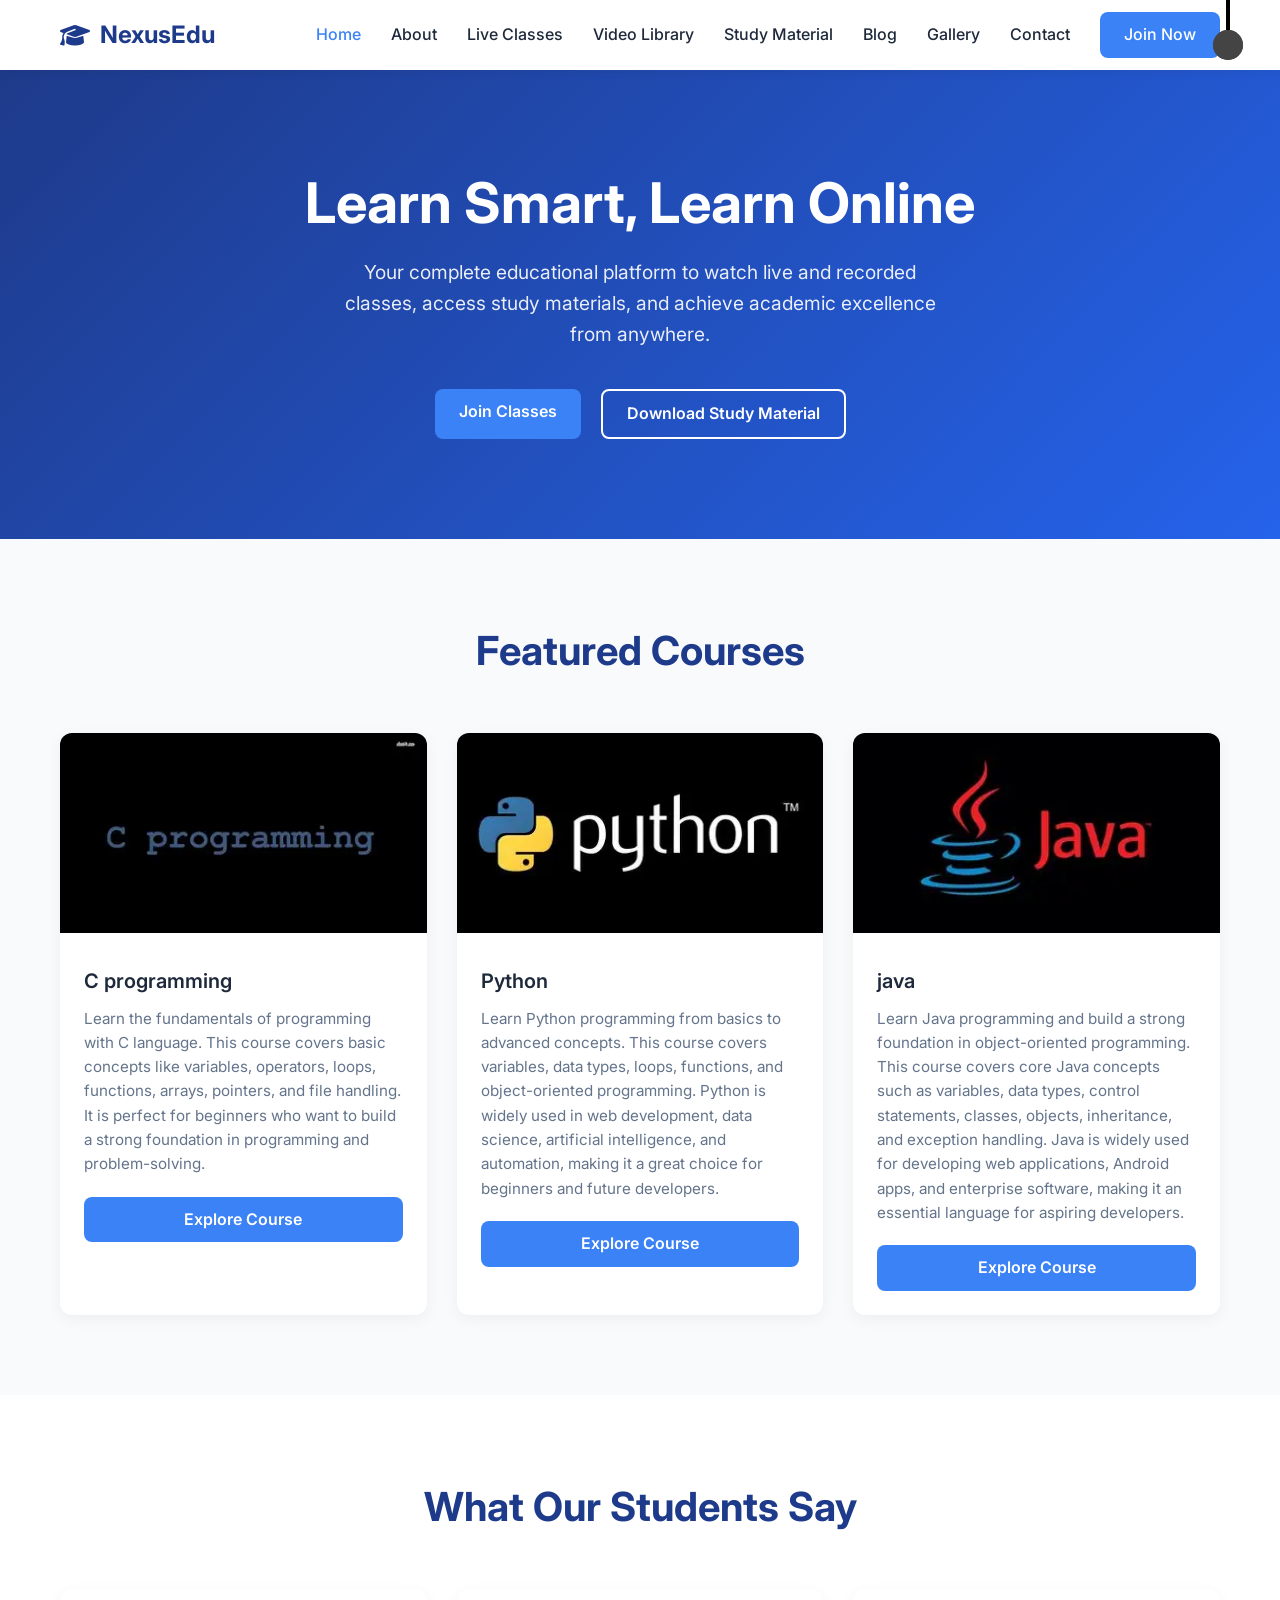
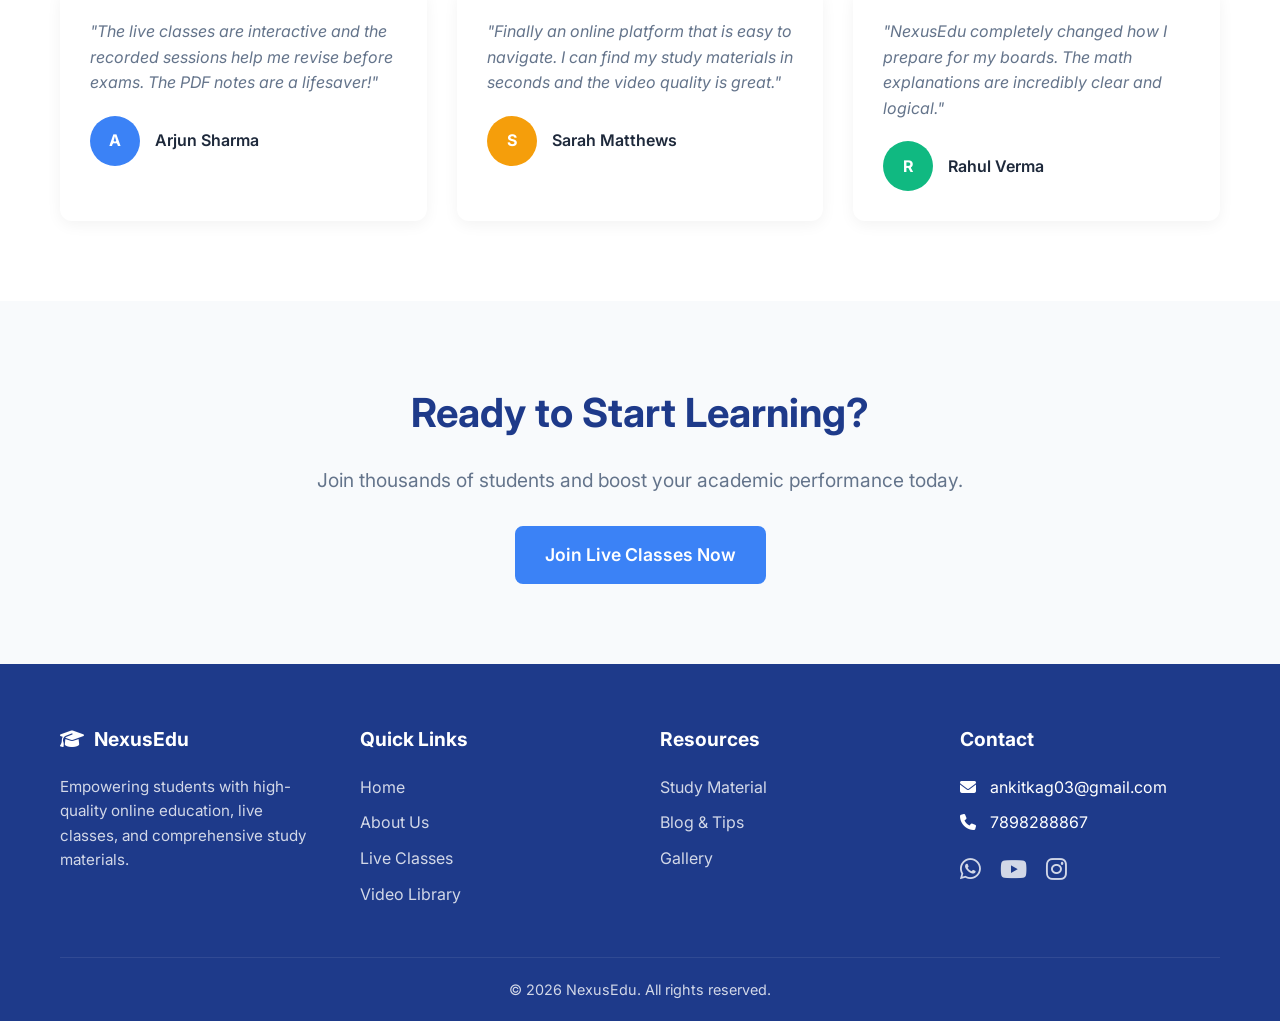
<file: index.html>
<!DOCTYPE html>
<html lang="en">
<head>
  <meta charset="UTF-8">
  <meta name="viewport" content="width=device-width, initial-scale=1.0">
  <title>Nexus Education | Learn Smart, Learn Online</title>
  <meta name="description" content="Online learning platform for students to attend live classes, watch recorded lectures, and download study materials.">
  <link rel="stylesheet" href="styles.css">
  <link rel="stylesheet" href="https://cdnjs.cloudflare.com/ajax/libs/font-awesome/6.4.0/css/all.min.css">
</head>
<body>
  <!-- Rope -->
<div class="rope" onclick="closeShutter()">
  <div class="handle"></div>
</div>

<!-- Shutter -->
<div class="shutter">
  <div class="shutter-content">
    <h2>🌙 REST TIME</h2>
    
  </div>
</div>
  <!-- Navigation -->
  <nav class="navbar">
    <div class="container">
      <a href="index.html" class="logo">
        <i class="fa-solid fa-graduation-cap"></i>
        NexusEdu
      </a>
      <div class="hamburger">
        <i class="fa-solid fa-bars"></i>
      </div>
      <ul class="nav-links">
        <li><a href="index.html">Home</a></li>
        <li><a href="about.html">About</a></li>
        <li><a href="classes.html">Live Classes</a></li>
        <li><a href="library.html">Video Library</a></li>
        <li><a href="materials.html">Study Material</a></li>
        <li><a href="blog.html">Blog</a></li>
        <li><a href="gallery.html">Gallery</a></li>
        <li><a href="contact.html">Contact</a></li>
        <li><a href="classes.html" class="btn btn-primary" style="color: white;">Join Now</a></li>
      </ul>
    </div>
  </nav>

  <!-- Hero Section -->
  <section class="hero">
    <div class="container">
      <h1>Learn Smart, Learn Online</h1>
      <p>Your complete educational platform to watch live and recorded classes, access study materials, and achieve academic excellence from anywhere.</p>
      <div class="hero-buttons">
        <a href="classes.html" class="btn btn-primary">Join Classes</a>
        <a href="materials.html" class="btn btn-outline">Download Study Material</a>
      </div>
    </div>
  </section>

  <!-- Featured Courses Section -->
  <section class="section">
    <div class="container">
      <h2 class="section-title">Featured Courses</h2>
      <div class="courses-grid">
        <!-- Course 1 -->
        <div class="course-card">
          <img src="c programming.webp" class="course-img">
          <div class="course-content">
            <h3 class="course-title">C programming</h3>
            <p class="course-desc">Learn the fundamentals of programming with C language. This course covers basic concepts like variables, operators, loops, functions, arrays, pointers, and file handling. It is perfect for beginners who want to build a strong foundation in programming and problem-solving.</p>
            <a href="library.html" class="btn btn-primary" style="width: 100%">Explore Course</a>
          </div>
        </div>
        <!-- Course 2 -->
        <div class="course-card">
          <img src="python wallpaper.webp" alt="Python course" class="course-img">
          <div class="course-content">
            <h3 class="course-title">Python </h3>
            <p class="course-desc">Learn Python programming from basics to advanced concepts. This course covers variables, data types, loops, functions, and object-oriented programming. Python is widely used in web development, data science, artificial intelligence, and automation, making it a great choice for beginners and future developers.</p>
            <a href="library.html" class="btn btn-primary" style="width: 100%">Explore Course</a>
          </div>
        </div>
        <!-- Course 3 -->
        <div class="course-card">
          <img src="java wallpaper.webp" alt="java course" class="course-img">
          <div class="course-content">
            <h3 class="course-title">java</h3>
            <p class="course-desc">Learn Java programming and build a strong foundation in object-oriented programming. This course covers core Java concepts such as variables, data types, control statements, classes, objects, inheritance, and exception handling. Java is widely used for developing web applications, Android apps, and enterprise software, making it an essential language for aspiring developers.</p>
            <a href="library.html" class="btn btn-primary" style="width: 100%">Explore Course</a>
          </div>
        </div>
      </div>
    </div>
  </section>

  <!-- Testimonials -->
  <section class="section" style="background-color: var(--white);">
    <div class="container">
      <h2 class="section-title">What Our Students Say</h2>
      <div class="testimonials-grid">
        <div class="testimonial-card">
          <p class="testimonial-text">"The live classes are interactive and the recorded sessions help me revise before exams. The PDF notes are a lifesaver!"</p>
          <div class="student-info">
            <div class="student-avatar" style="background-color: #3b82f6;">A</div>
            <div class="student-name">Arjun Sharma</div>
          </div>
        </div>
        <div class="testimonial-card">
          <p class="testimonial-text">"Finally an online platform that is easy to navigate. I can find my study materials in seconds and the video quality is great."</p>
          <div class="student-info">
            <div class="student-avatar" style="background-color: #f59e0b;">S</div>
            <div class="student-name">Sarah Matthews</div>
          </div>
        </div>
        <div class="testimonial-card">
          <p class="testimonial-text">"NexusEdu completely changed how I prepare for my boards. The math explanations are incredibly clear and logical."</p>
          <div class="student-info">
            <div class="student-avatar" style="background-color: #10b981;">R</div>
            <div class="student-name">Rahul Verma</div>
          </div>
        </div>
      </div>
    </div>
  </section>

  <!-- Call to Action -->
  <section class="cta">
    <div class="container">
      <h2 style="font-size: 2.5rem; color: var(--primary-blue); margin-bottom: 20px;">Ready to Start Learning?</h2>
      <p style="font-size: 1.2rem; color: var(--text-light); margin-bottom: 30px;">Join thousands of students and boost your academic performance today.</p>
      <a href="classes.html" class="btn btn-primary" style="font-size: 1.1rem; padding: 15px 30px;">Join Live Classes Now</a>
    </div>
  </section>

  <!-- Footer -->
  <footer>
    <div class="container">
      <div class="footer-grid">
        <div class="footer-col">
          <h3><i class="fa-solid fa-graduation-cap" style="margin-right: 10px;"></i>NexusEdu</h3>
          <p style="opacity: 0.8; margin-top: 15px; font-size: 0.95rem;">Empowering students with high-quality online education, live classes, and comprehensive study materials.</p>
        </div>
        <div class="footer-col">
          <h3>Quick Links</h3>
          <ul>
            <li><a href="index.html">Home</a></li>
            <li><a href="about.html">About Us</a></li>
            <li><a href="classes.html">Live Classes</a></li>
            <li><a href="library.html">Video Library</a></li>
          </ul>
        </div>
        <div class="footer-col">
          <h3>Resources</h3>
          <ul>
            <li><a href="materials.html">Study Material</a></li>
            <li><a href="blog.html">Blog & Tips</a></li>
            <li><a href="gallery.html">Gallery</a></li>
          </ul>
        </div>
        <div class="footer-col">
          <h3>Contact</h3>
          <ul>
            <li><i class="fa-solid fa-envelope" style="margin-right: 10px;"></i> ankitkag03@gmail.com</li>
            <li><i class="fa-solid fa-phone" style="margin-right: 10px;"></i> 7898288867</li>
            <li style="margin-top: 15px;">
              <a href="https://wa.me/7898288867" style="font-size: 1.5rem; margin-right: 15px;"><i class="fa-brands fa-whatsapp"></i></a>
              <a href="https://www.youtube.com/@ankitkag07" style="font-size: 1.5rem; margin-right: 15px;"><i class="fa-brands fa-youtube"></i></a>
              <a href="https://www.instagram.com/ami_t0720/" style="font-size: 1.5rem;"><i class="fa-brands fa-instagram"></i></a>
            </li>
          </ul>
        </div>
      </div>
      <div class="footer-bottom">
        &copy; 2026 NexusEdu. All rights reserved.
      </div>
    </div>
  </footer>

  <script src="script.js"></script>
</body>
</html>
</file>
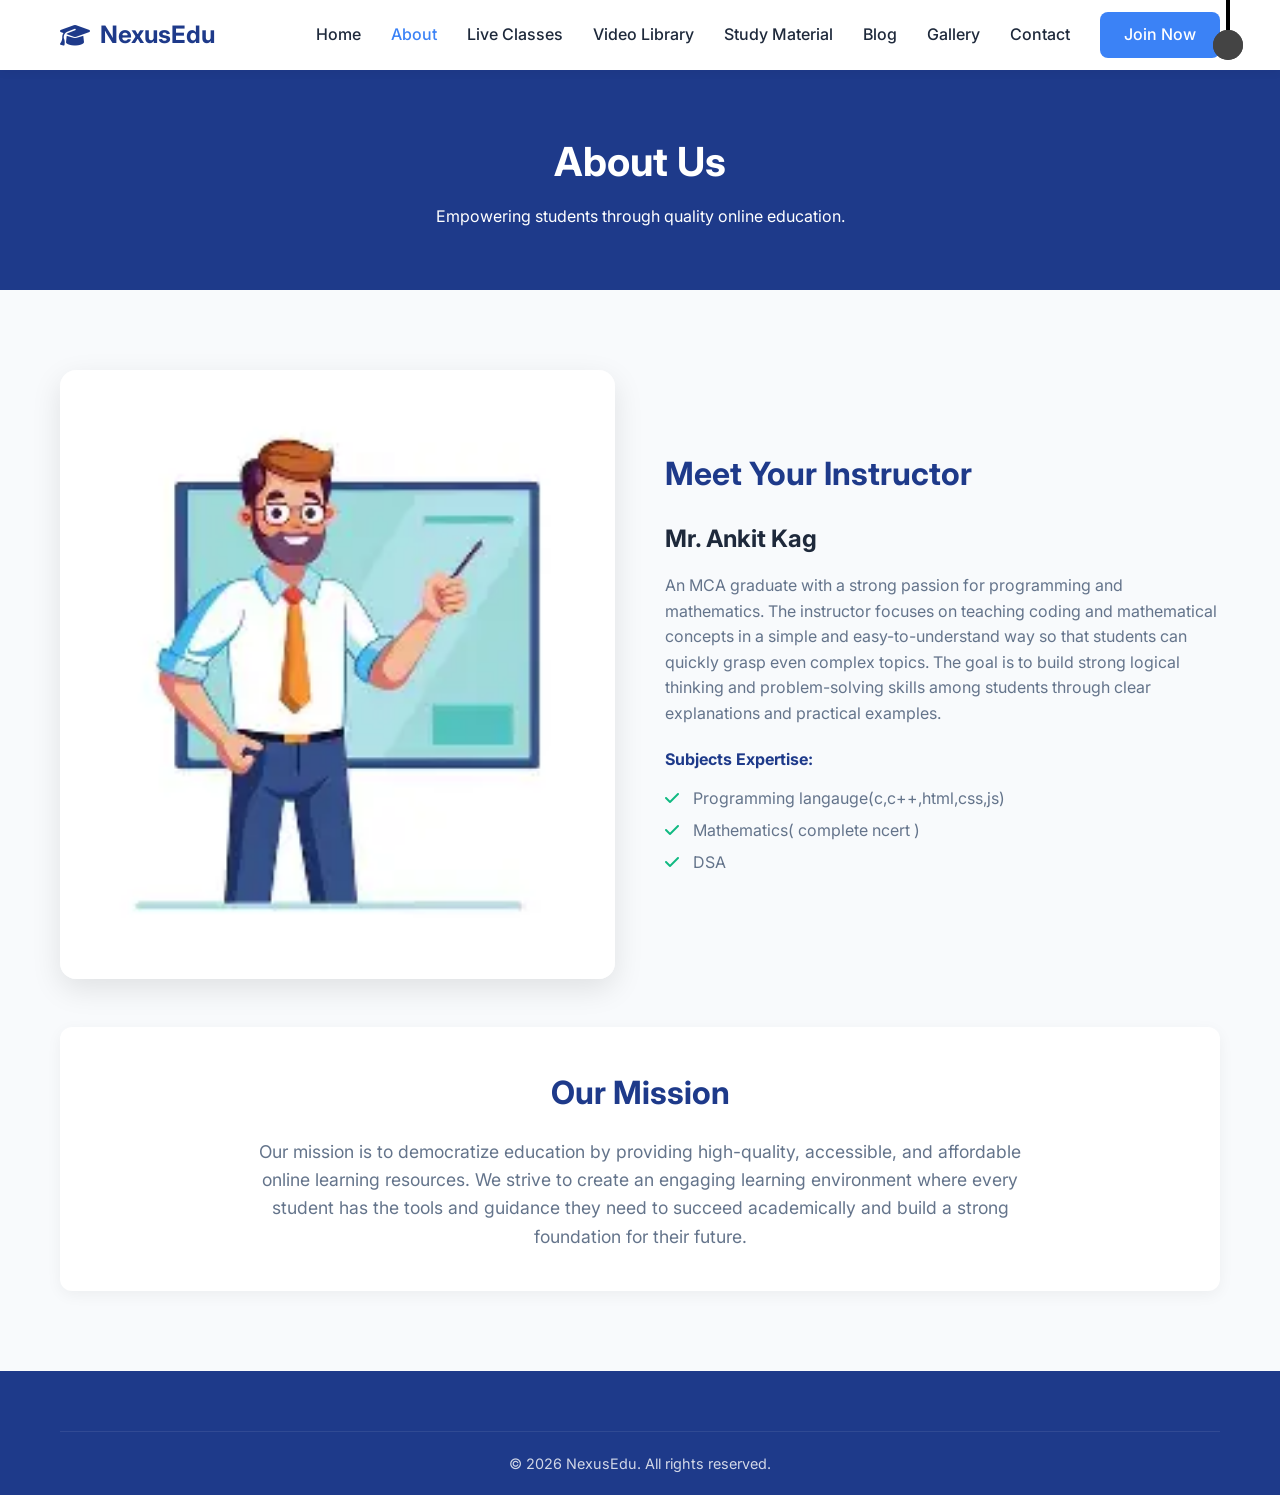
<file: about.html>
<!DOCTYPE html>
<html lang="en">
<head>
  <meta charset="UTF-8">
  <meta name="viewport" content="width=device-width, initial-scale=1.0">
  <title>About Us | Nexus Education</title>
  <link rel="stylesheet" href="styles.css">
  <link rel="stylesheet" href="https://cdnjs.cloudflare.com/ajax/libs/font-awesome/6.4.0/css/all.min.css">
  <style>
    .about-layout {
      display: grid;
      grid-template-columns: 1fr 1fr;
      gap: 50px;
      align-items: center;
    }
    .teacher-img {
      width: 100%;
      border-radius: 16px;
      box-shadow: 0 10px 30px rgba(0,0,0,0.1);
    }
    .mission-box {
      background: var(--white);
      padding: 40px;
      border-radius: 12px;
      box-shadow: 0 4px 15px rgba(0,0,0,0.05);
      margin-top: 40px;
      text-align: center;
    }
    @media (max-width: 768px) {
      .about-layout {
        grid-template-columns: 1fr;
      }
    }
  </style>
</head>
<body>
<!-- Rope -->
<div class="rope" onclick="closeShutter()">
  <div class="handle"></div>
</div>

<!-- Shutter -->
<div class="shutter">
  <div class="shutter-content">
    <h2>🌙 REST TIME /h2>
    
  </div>
</div>
  <!-- Navigation (Same as index.html) -->
  <nav class="navbar">
    <div class="container">
      <a href="index.html" class="logo">
        <i class="fa-solid fa-graduation-cap"></i>
        NexusEdu
      </a>
      <div class="hamburger">
        <i class="fa-solid fa-bars"></i>
      </div>
      <ul class="nav-links">
        <li><a href="index.html">Home</a></li>
        <li><a href="about.html">About</a></li>
        <li><a href="classes.html">Live Classes</a></li>
        <li><a href="library.html">Video Library</a></li>
        <li><a href="materials.html">Study Material</a></li>
        <li><a href="blog.html">Blog</a></li>
        <li><a href="gallery.html">Gallery</a></li>
        <li><a href="contact.html">Contact</a></li>
        <li><a href="classes.html" class="btn btn-primary" style="color: white;">Join Now</a></li>
      </ul>
    </div>
  </nav>

  <!-- Page Header -->
  <header class="page-header">
    <div class="container">
      <h1>About Us</h1>
      <p>Empowering students through quality online education.</p>
    </div>
  </header>

  <!-- About Content -->
  <section class="section">
    <div class="container">
      <div class="about-layout">
        <div>
          <img src="instructure.webp" alt="Teacher" class="teacher-img">
        </div>
        <div>
          <h2 style="font-size: 2rem; color: var(--primary-blue); margin-bottom: 20px;">Meet Your Instructor</h2>
          <h3 style="font-size: 1.5rem; margin-bottom: 15px;">Mr. Ankit Kag</h3>
          <p style="color: var(--text-light); margin-bottom: 20px;">An MCA graduate with a strong passion for programming and mathematics. The instructor focuses on teaching coding and mathematical concepts in a simple and easy-to-understand way so that students can quickly grasp even complex topics. The goal is to build strong logical thinking and problem-solving skills among students through clear explanations and practical examples.</p>
          <div style="margin-bottom: 30px;">
            <h4 style="margin-bottom: 10px; color: var(--primary-blue);">Subjects Expertise:</h4>
            <ul style="color: var(--text-light); line-height: 2;">
              <li><i class="fa-solid fa-check" style="color: #10b981; margin-right: 10px;"></i> Programming langauge(c,c++,html,css,js)</li>
              <li><i class="fa-solid fa-check" style="color: #10b981; margin-right: 10px;"></i> Mathematics( complete ncert )</li>
              <li><i class="fa-solid fa-check" style="color: #10b981; margin-right: 10px;"></i> DSA</li>
            </ul>
          </div>
        </div>
      </div>

      <div class="mission-box">
        <h2 style="font-size: 2rem; color: var(--primary-blue); margin-bottom: 20px;">Our Mission</h2>
        <p style="font-size: 1.1rem; color: var(--text-light); max-width: 800px; margin: 0 auto;">Our mission is to democratize education by providing high-quality, accessible, and affordable online learning resources. We strive to create an engaging learning environment where every student has the tools and guidance they need to succeed academically and build a strong foundation for their future.</p>
      </div>
    </div>
  </section>

  <!-- Footer (Same as index.html) -->
  <footer>
    <div class="container">
      <div class="footer-bottom">
        &copy; 2026 NexusEdu. All rights reserved.
      </div>
    </div>
  </footer>

  <script src="script.js"></script>
</body>
</html>
</file>
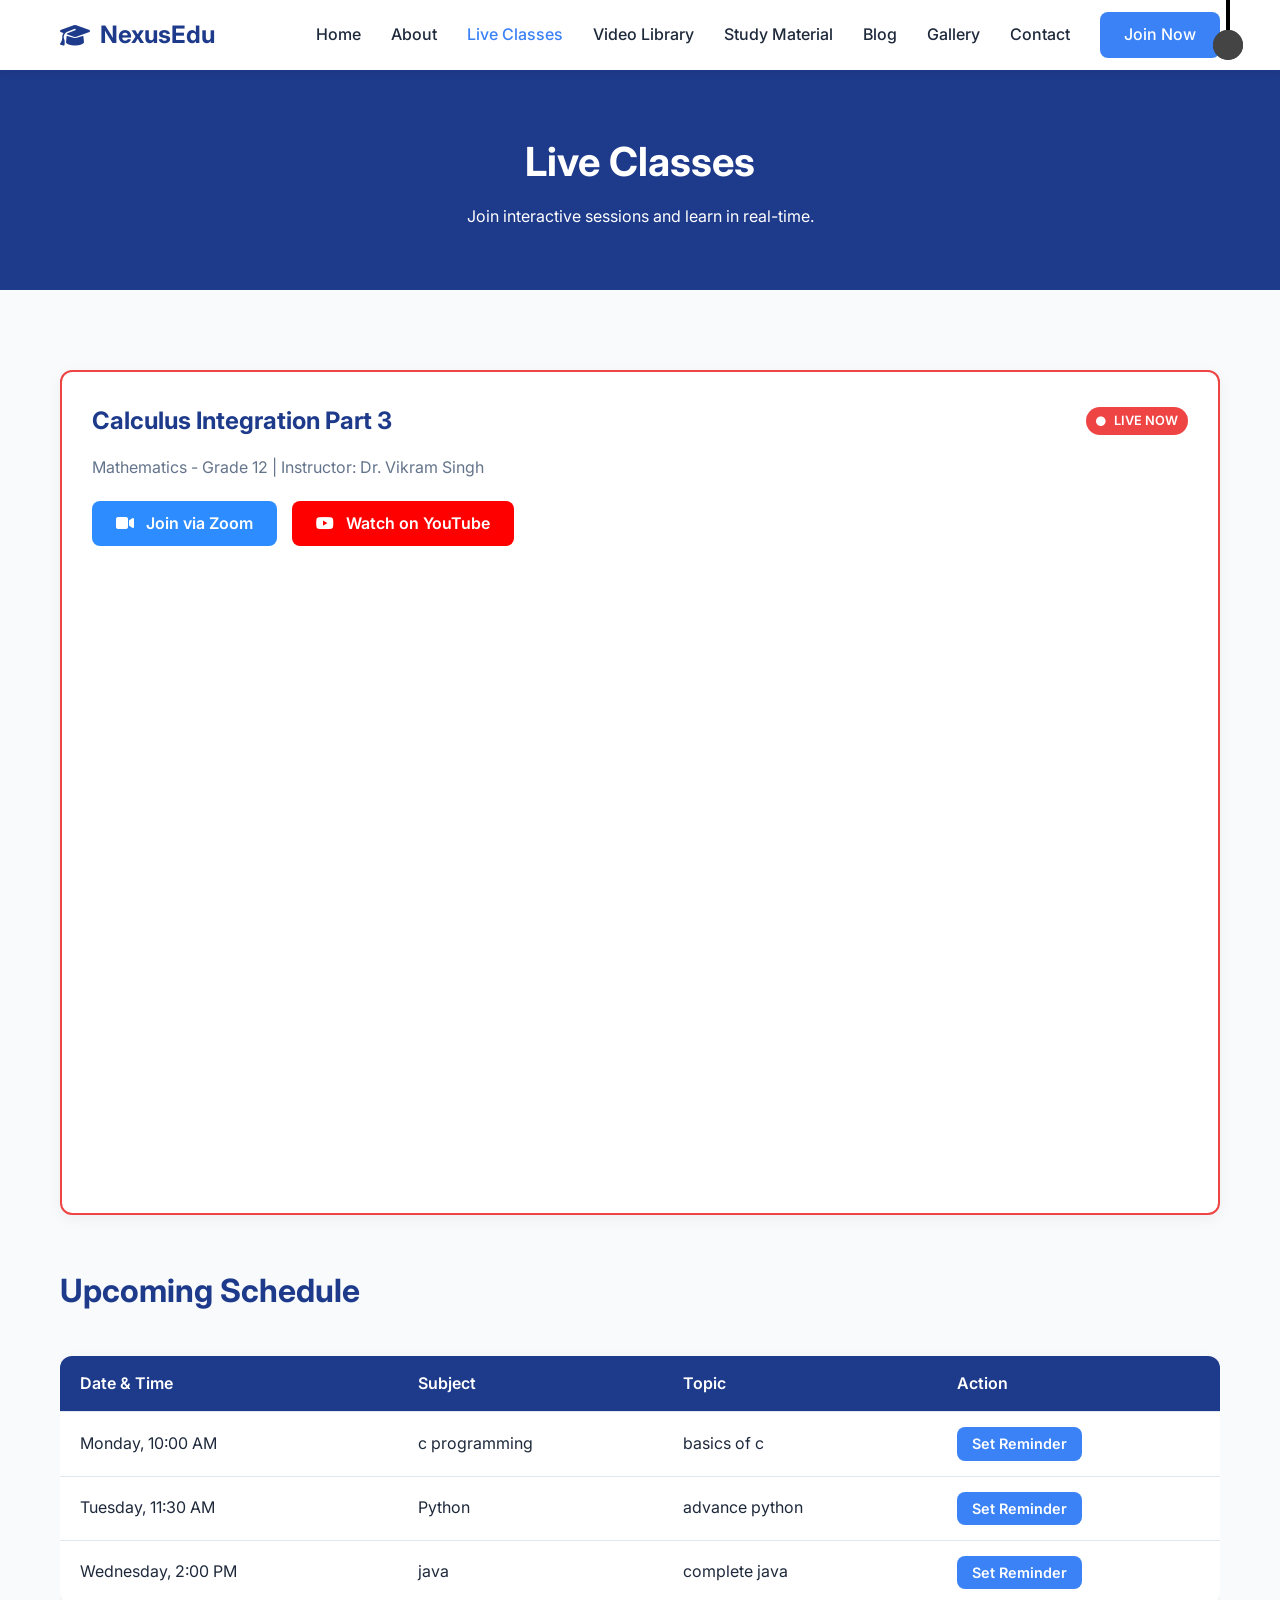
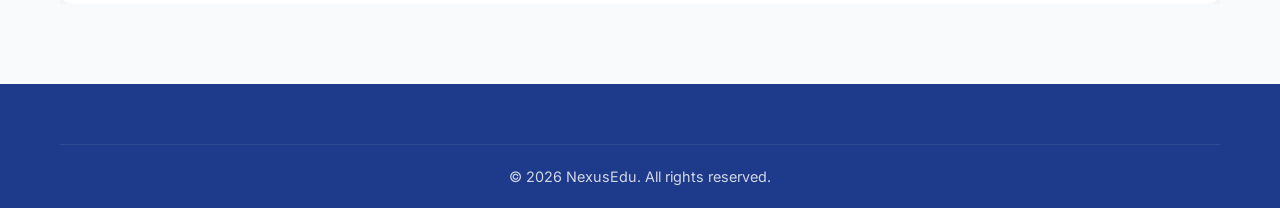
<file: classes.html>
<!DOCTYPE html>
<html lang="en">
<head>
  <meta charset="UTF-8">
  <meta name="viewport" content="width=device-width, initial-scale=1.0">
  <title>Live Classes | Nexus Education</title>
  <link rel="stylesheet" href="styles.css">
  <link rel="stylesheet" href="https://cdnjs.cloudflare.com/ajax/libs/font-awesome/6.4.0/css/all.min.css">
  <style>
    .live-card {
      background: var(--white);
      border-radius: 12px;
      padding: 30px;
      box-shadow: 0 4px 15px rgba(0,0,0,0.05);
      margin-bottom: 30px;
    }
    .video-container {
      position: relative;
      padding-bottom: 56.25%; /* 16:9 Aspect Ratio */
      height: 0;
      overflow: hidden;
      border-radius: 12px;
      margin-top: 20px;
    }
    .video-container iframe {
      position: absolute;
      top: 0;
      left: 0;
      width: 100%;
      height: 100%;
    }
    .schedule-table {
      width: 100%;
      border-collapse: collapse;
      margin-top: 20px;
      background: var(--white);
      box-shadow: 0 4px 15px rgba(0,0,0,0.05);
      border-radius: 12px;
      overflow: hidden;
    }
    .schedule-table th, .schedule-table td {
      padding: 15px 20px;
      text-align: left;
      border-bottom: 1px solid #e2e8f0;
    }
    .schedule-table th {
      background-color: var(--primary-blue);
      color: var(--white);
      font-weight: 600;
    }
    .schedule-table tr:last-child td {
      border-bottom: none;
    }
    .status-live {
      display: inline-block;
      padding: 4px 10px;
      background-color: #ef4444;
      color: white;
      border-radius: 20px;
      font-size: 0.8rem;
      font-weight: 600;
      animation: pulse 2s infinite;
    }
    @keyframes pulse {
      0% { box-shadow: 0 0 0 0 rgba(239, 68, 68, 0.7); }
      70% { box-shadow: 0 0 0 10px rgba(239, 68, 68, 0); }
      100% { box-shadow: 0 0 0 0 rgba(239, 68, 68, 0); }
    }
    .join-btns {
      display: flex;
      gap: 15px;
      margin-top: 20px;
    }
    .btn-zoom {
      background-color: #2D8CFF;
      color: white;
    }
    .btn-youtube {
      background-color: #FF0000;
      color: white;
    }
  </style>
</head>
<body>
 <!-- Rope -->
<div class="rope" onclick="closeShutter()">
  <div class="handle"></div>
</div>

<!-- Shutter -->
<div class="shutter">
  <div class="shutter-content">
    <h2>🌙 REST TIME</h2>
   
  </div>
</div>
  <nav class="navbar">
    <div class="container">
      <a href="index.html" class="logo"><i class="fa-solid fa-graduation-cap"></i>NexusEdu</a>
      <div class="hamburger"><i class="fa-solid fa-bars"></i></div>
      <ul class="nav-links">
        <li><a href="index.html">Home</a></li>
        <li><a href="about.html">About</a></li>
        <li><a href="classes.html">Live Classes</a></li>
        <li><a href="library.html">Video Library</a></li>
        <li><a href="materials.html">Study Material</a></li>
        <li><a href="blog.html">Blog</a></li>
        <li><a href="gallery.html">Gallery</a></li>
        <li><a href="contact.html">Contact</a></li>
        <li><a href="classes.html" class="btn btn-primary" style="color: white;">Join Now</a></li>
      </ul>
    </div>
  </nav>

  <header class="page-header">
    <div class="container">
      <h1>Live Classes</h1>
      <p>Join interactive sessions and learn in real-time.</p>
    </div>
  </header>

  <section class="section">
    <div class="container">
      
      <!-- Current Live Session -->
      <div class="live-card" style="border: 2px solid #ef4444;">
        <div style="display: flex; justify-content: space-between; align-items: center; margin-bottom: 15px;">
          <h2 style="color: var(--primary-blue);">Calculus Integration Part 3</h2>
          <span class="status-live"><i class="fa-solid fa-circle" style="font-size: 0.6rem; margin-right: 5px;"></i> LIVE NOW</span>
        </div>
        <p style="color: var(--text-light);">Mathematics - Grade 12 | Instructor: Dr. Vikram Singh</p>
        
        <div class="join-btns">
          <a href="https://us05web.zoom.us/myhome" class="btn btn-zoom"><i class="fa-solid fa-video" style="margin-right: 8px;"></i> Join via Zoom</a>
          <a href="http://www.youtube.com/@ankitkag07" class="btn btn-youtube"><i class="fa-brands fa-youtube" style="margin-right: 8px;"></i> Watch on YouTube</a>
        </div>

        <div class="video-container">
          <!-- Placeholder YouTube Video (Using a generic education video) -->
          <iframe src="https://www.youtube.com/embed/dQw4w9WgXcQ?autoplay=0&mute=1" title="YouTube video player" frameborder="0" allow="accelerometer; autoplay; clipboard-write; encrypted-media; gyroscope; picture-in-picture; web-share" allowfullscreen></iframe>
        </div>
      </div>

      <!-- Schedule -->
      <h2 style="font-size: 2rem; color: var(--primary-blue); margin-top: 50px; margin-bottom: 20px;">Upcoming Schedule</h2>
      <div style="overflow-x: auto;">
        <table class="schedule-table">
          <thead>
            <tr>
              <th>Date & Time</th>
              <th>Subject</th>
              <th>Topic</th>
              <th>Action</th>
            </tr>
          </thead>
          <tbody>
            <tr>
              <td>Monday, 10:00 AM</td>
              <td>c programming</td>
              <td>basics of c </td>
              <td><a href="#" class="btn btn-primary" style="padding: 5px 15px; font-size: 0.9rem;">Set Reminder</a></td>
            </tr>
            <tr>
              <td>Tuesday, 11:30 AM</td>
              <td>Python</td>
              <td>advance python</td>
              <td><a href="#" class="btn btn-primary" style="padding: 5px 15px; font-size: 0.9rem;">Set Reminder</a></td>
            </tr>
            <tr>
              <td>Wednesday, 2:00 PM</td>
              <td>java </td>
              <td>complete java</td>
              <td><a href="#" class="btn btn-primary" style="padding: 5px 15px; font-size: 0.9rem;">Set Reminder</a></td>
            </tr>
          </tbody>
        </table>
      </div>

    </div>
  </section>

  <footer>
    <div class="container">
      <div class="footer-bottom">
        &copy; 2026 NexusEdu. All rights reserved.
      </div>
    </div>
  </footer>

  <script src="script.js"></script>
</body>
</html>
</file>
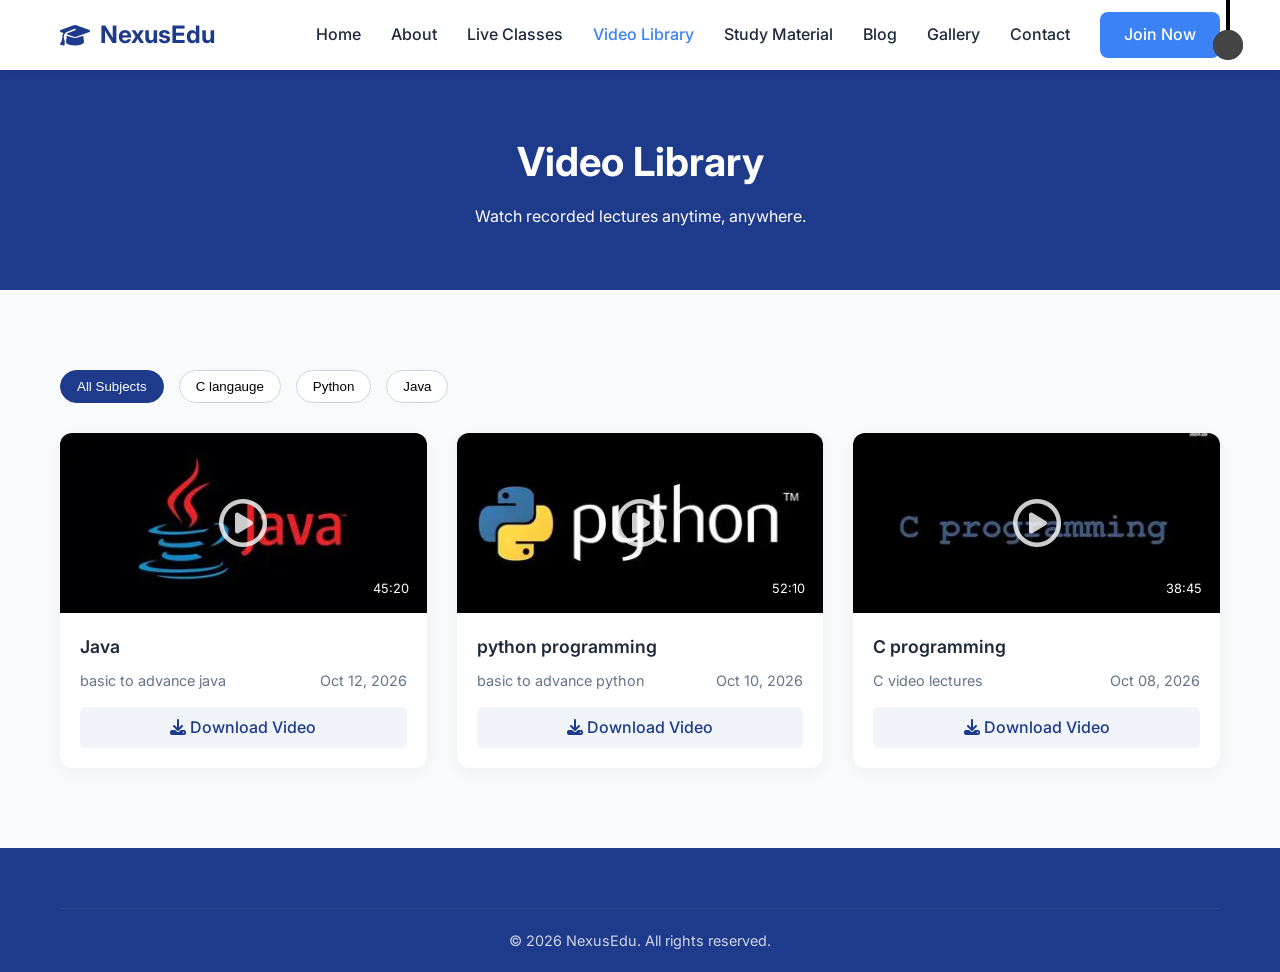
<file: library.html>
<!DOCTYPE html>
<html lang="en">
<head>
  <meta charset="UTF-8">
  <meta name="viewport" content="width=device-width, initial-scale=1.0">
  <title>Video Library | Nexus Education</title>
  <link rel="stylesheet" href="styles.css">
  <link rel="stylesheet" href="https://cdnjs.cloudflare.com/ajax/libs/font-awesome/6.4.0/css/all.min.css">
  <style>
    .filters {
      display: flex;
      gap: 15px;
      margin-bottom: 30px;
      flex-wrap: wrap;
    }
    .filter-btn {
      padding: 8px 16px;
      background: var(--white);
      border: 1px solid #cbd5e1;
      border-radius: 20px;
      cursor: pointer;
      font-weight: 500;
      transition: all 0.3s;
    }
    .filter-btn:hover, .filter-btn.active {
      background: var(--primary-blue);
      color: white;
      border-color: var(--primary-blue);
    }
    .video-grid {
      display: grid;
      grid-template-columns: repeat(auto-fill, minmax(300px, 1fr));
      gap: 30px;
    }
    .video-card {
      background: var(--white);
      border-radius: 12px;
      overflow: hidden;
      box-shadow: 0 4px 15px rgba(0,0,0,0.05);
    }
    .video-thumbnail {
      position: relative;
      width: 100%;
      height: 180px;
      background-color: #cbd5e1;
    }
    .video-thumbnail img {
      width: 100%;
      height: 100%;
      object-fit: cover;
    }
    .play-icon {
      position: absolute;
      top: 50%;
      left: 50%;
      transform: translate(-50%, -50%);
      font-size: 3rem;
      color: white;
      opacity: 0.8;
      transition: opacity 0.3s;
    }
    .video-card:hover .play-icon {
      opacity: 1;
    }
    .duration {
      position: absolute;
      bottom: 10px;
      right: 10px;
      background: rgba(0,0,0,0.7);
      color: white;
      padding: 3px 8px;
      border-radius: 4px;
      font-size: 0.8rem;
    }
    .video-info {
      padding: 20px;
    }
    .video-title {
      font-weight: 600;
      font-size: 1.1rem;
      margin-bottom: 8px;
    }
    .video-meta {
      color: var(--text-light);
      font-size: 0.9rem;
      display: flex;
      justify-content: space-between;
      margin-bottom: 15px;
    }
    .download-btn {
      display: block;
      width: 100%;
      text-align: center;
      padding: 8px;
      background: #f1f5f9;
      color: var(--primary-blue);
      border-radius: 6px;
      font-weight: 500;
      transition: background 0.3s;
    }
    .download-btn:hover {
      background: #e2e8f0;
    }
  </style>
</head>
<body>
 <!-- Rope -->
<div class="rope" onclick="closeShutter()">
  <div class="handle"></div>
</div>

<!-- Shutter -->
<div class="shutter">
  <div class="shutter-content">
    <h2>🌙 REST TIME </h2>
   
  </div>
</div>
  <nav class="navbar">
    <div class="container">
      <a href="index.html" class="logo"><i class="fa-solid fa-graduation-cap"></i>NexusEdu</a>
      <div class="hamburger"><i class="fa-solid fa-bars"></i></div>
      <ul class="nav-links">
        <li><a href="index.html">Home</a></li>
        <li><a href="about.html">About</a></li>
        <li><a href="classes.html">Live Classes</a></li>
        <li><a href="library.html" class="active">Video Library</a></li>
        <li><a href="materials.html">Study Material</a></li>
        <li><a href="blog.html">Blog</a></li>
        <li><a href="gallery.html">Gallery</a></li>
        <li><a href="contact.html">Contact</a></li>
        <li><a href="classes.html" class="btn btn-primary" style="color: white;">Join Now</a></li>
      </ul>
    </div>
  </nav>

  <header class="page-header">
    <div class="container">
      <h1>Video Library</h1>
      <p>Watch recorded lectures anytime, anywhere.</p>
    </div>
  </header>

  <section class="section">
    <div class="container">
      
      <div class="filters">
        <button class="filter-btn active">All Subjects</button>
        <button class="filter-btn">C langauge </button>
        <button class="filter-btn">Python</button>
        <button class="filter-btn">Java</button>
      </div>

      <div class="video-grid">
        <!-- Video 1 -->
        <div class="video-card">
          <div class="video-thumbnail">
            <img src="java wallpaper.webp" alt="java">
            <i class="fa-regular fa-circle-play play-icon"></i>
            <span class="duration">45:20</span>
          </div>
          <div class="video-info">
            <h3 class="video-title">Java</h3>
            <div class="video-meta">
              <span>basic to advance java </span>
              <span>Oct 12, 2026</span>
            </div>
            <a href="https://youtu.be/UmnCZ7-9yDY?si=b2IVh-ihvnVMKEz3" class="download-btn"><i class="fa-solid fa-download"></i> Download Video</a>
          </div>
        </div>

        <!-- Video 2 -->
        <div class="video-card">
          <div class="video-thumbnail">
            <img src="python wallpaper.webp" alt="Python">
            <i class="fa-regular fa-circle-play play-icon"></i>
            <span class="duration">52:10</span>
          </div>
          <div class="video-info">
            <h3 class="video-title">python programming</h3>
            <div class="video-meta">
              <span>basic to advance python</span>
              <span>Oct 10, 2026</span>
            </div>
            <a href="https://youtu.be/vLqTf2b6GZw?si=Ul2D3f9FfBfEO8bW" class="download-btn"><i class="fa-solid fa-download"></i> Download Video</a>
          </div>
        </div>

        <!-- Video 3 -->
        <div class="video-card">
          <div class="video-thumbnail">
            <img src="c programming.webp" alt="C language ">
            <i class="fa-regular fa-circle-play play-icon"></i>
            <span class="duration">38:45</span>
          </div>
          <div class="video-info">
            <h3 class="video-title">C programming</h3>
            <div class="video-meta">
              <span>C video lectures</span>
              <span>Oct 08, 2026</span>
            </div>
            <a href="https://youtu.be/irqbmMNs2Bo?si=6hb1keO8YFdlwZpb" class="download-btn"><i class="fa-solid fa-download"></i> Download Video</a>
          </div>
        </div>

    
  </section>

  <footer>
    <div class="container">
      <div class="footer-bottom">
        &copy; 2026 NexusEdu. All rights reserved.
      </div>
    </div>
  </footer>

  <script src="script.js"></script>
</body>
</html>
</file>
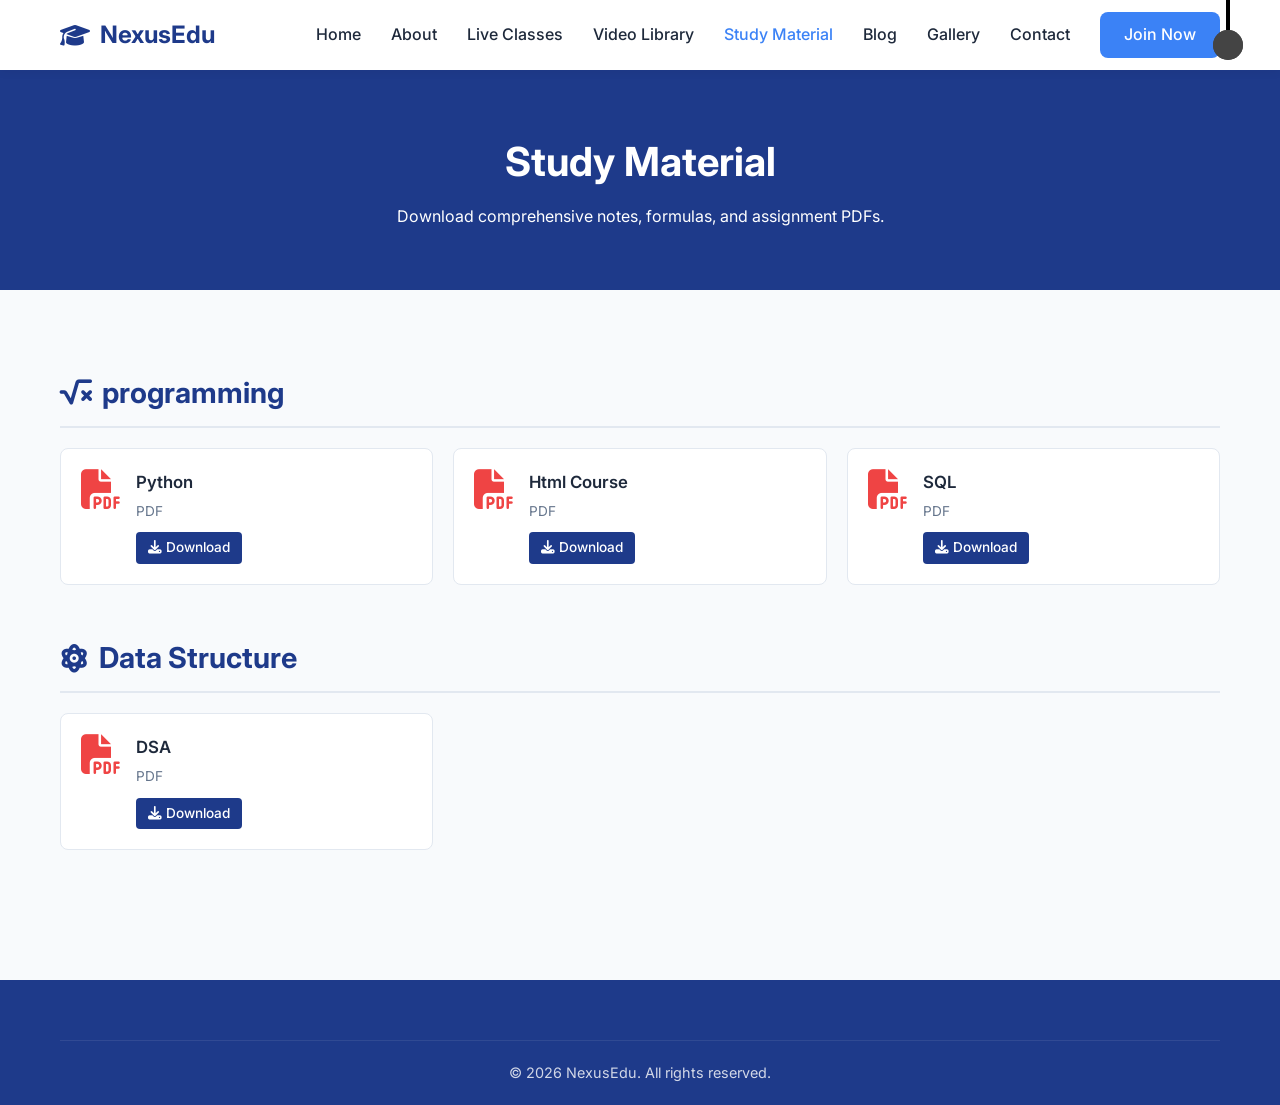
<file: materials.html>
<!DOCTYPE html>
<html lang="en">
<head>
  <meta charset="UTF-8">
  <meta name="viewport" content="width=device-width, initial-scale=1.0">
  <title>Study Material | Nexus Education</title>
  <link rel="stylesheet" href="styles.css">
  <link rel="stylesheet" href="https://cdnjs.cloudflare.com/ajax/libs/font-awesome/6.4.0/css/all.min.css">
  <style>
    .subject-section {
      margin-bottom: 50px;
    }
    .subject-title {
      font-size: 1.8rem;
      color: var(--primary-blue);
      margin-bottom: 20px;
      padding-bottom: 10px;
      border-bottom: 2px solid #e2e8f0;
      display: flex;
      align-items: center;
      gap: 10px;
    }
    .material-grid {
      display: grid;
      grid-template-columns: repeat(auto-fill, minmax(280px, 1fr));
      gap: 20px;
    }
    .material-card {
      background: var(--white);
      border: 1px solid #e2e8f0;
      border-radius: 8px;
      padding: 20px;
      display: flex;
      align-items: flex-start;
      gap: 15px;
      transition: transform 0.2s, box-shadow 0.2s;
    }
    .material-card:hover {
      transform: translateY(-3px);
      box-shadow: 0 10px 20px rgba(0,0,0,0.05);
      border-color: var(--secondary-blue);
    }
    .pdf-icon {
      font-size: 2.5rem;
      color: #ef4444; /* PDF Red */
    }
    .material-info {
      flex: 1;
    }
    .material-title {
      font-weight: 600;
      margin-bottom: 5px;
      font-size: 1.05rem;
    }
    .material-meta {
      font-size: 0.85rem;
      color: var(--text-light);
      margin-bottom: 10px;
    }
    .btn-download-sm {
      display: inline-block;
      padding: 5px 12px;
      background: var(--primary-blue);
      color: white;
      border-radius: 4px;
      font-size: 0.85rem;
      font-weight: 500;
    }
    .btn-download-sm:hover {
      background: var(--secondary-blue);
    }
  </style>
</head>
<body>
<!-- Rope -->
<div class="rope" onclick="closeShutter()">
  <div class="handle"></div>
</div>

<!-- Shutter -->
<div class="shutter">
  <div class="shutter-content">
    <h2>🌙 REST TIME</h2>
    
  </div>
</div>
  <nav class="navbar">
    <div class="container">
      <a href="index.html" class="logo"><i class="fa-solid fa-graduation-cap"></i>NexusEdu</a>
      <div class="hamburger"><i class="fa-solid fa-bars"></i></div>
      <ul class="nav-links">
        <li><a href="index.html">Home</a></li>
        <li><a href="about.html">About</a></li>
        <li><a href="classes.html">Live Classes</a></li>
        <li><a href="library.html">Video Library</a></li>
        <li><a href="materials.html" class="active">Study Material</a></li>
        <li><a href="blog.html">Blog</a></li>
        <li><a href="gallery.html">Gallery</a></li>
        <li><a href="contact.html">Contact</a></li>
        <li><a href="classes.html" class="btn btn-primary" style="color: white;">Join Now</a></li>
      </ul>
    </div>
  </nav>

  <header class="page-header">
    <div class="container">
      <h1>Study Material</h1>
      <p>Download comprehensive notes, formulas, and assignment PDFs.</p>
    </div>
  </header>

  <section class="section">
    <div class="container">
      
      <!-- Mathematics -->
      <div class="subject-section">
        <h2 class="subject-title"><i class="fa-solid fa-square-root-variable"></i> programming</h2>
        <div class="material-grid">
          <div class="material-card">
            <i class="fa-solid fa-file-pdf pdf-icon"></i>
            <div class="material-info">
              <h3 class="material-title">Python</h3>
              <div class="material-meta">PDF  </div>
              <a href="Python in one shot.pdf" class="btn-download-sm"><i class="fa-solid fa-download"></i> Download</a>
            </div>
          </div>
          <div class="material-card">
            <i class="fa-solid fa-file-pdf pdf-icon"></i>
            <div class="material-info">
              <h3 class="material-title">Html Course</h3>
              <div class="material-meta">PDF </div>
              <a href="html notes.pdf" class="btn-download-sm"><i class="fa-solid fa-download"></i> Download</a>
            </div>
          </div>
          <div class="material-card">
            <i class="fa-solid fa-file-pdf pdf-icon"></i>
            <div class="material-info">
              <h3 class="material-title">SQL</h3>
              <div class="material-meta">PDF </div>
              <a href="sql notes.pdf" class="btn-download-sm"><i class="fa-solid fa-download"></i> Download</a>
            </div>
          </div>
        </div>
      </div>

      <!-- Physics -->
      <div class="subject-section">
        <h2 class="subject-title"><i class="fa-solid fa-atom"></i> Data Structure</h2>
        <div class="material-grid">
          <div class="material-card">
            <i class="fa-solid fa-file-pdf pdf-icon"></i>
            <div class="material-info">
              <h3 class="material-title">DSA</h3>
              <div class="material-meta">PDF </div>
              <a href="dsa notes.pdf" class="btn-download-sm"><i class="fa-solid fa-download"></i> Download</a>
            </div>
          </div>
          </div>
        </div>
      </div>

    </div>
  </section>

  <footer>
    <div class="container">
      <div class="footer-bottom">
        &copy; 2026 NexusEdu. All rights reserved.
      </div>
    </div>
  </footer>

  <script src="script.js"></script>
</body>
</html>
</file>
<file: styles.css>
@import url('https://fonts.googleapis.com/css2?family=Inter:wght@300;400;500;600;700&display=swap');

:root {
  --primary-blue: #1e3a8a; /* deep blue */
  --secondary-blue: #3b82f6; /* bright blue */
  --light-gray: #f8fafc;
  --text-dark: #1e293b;
  --text-light: #64748b;
  --white: #ffffff;
  --nav-height: 70px;
}

* {
  margin: 0;
  padding: 0;
  box-sizing: border-box;
}

body {
  font-family: 'Inter', sans-serif;
  color: var(--text-dark);
  background-color: var(--light-gray);
  line-height: 1.6;
}

a {
  text-decoration: none;
  color: inherit;
}

ul {
  list-style: none;
}

/* Global Container */
.container {
  max-width: 1200px;
  margin: 0 auto;
  padding: 0 20px;
}

/* Navbar */
.navbar {
  background-color: var(--white);
  box-shadow: 0 2px 10px rgba(0,0,0,0.05);
  position: sticky;
  top: 0;
  z-index: 1000;
  height: var(--nav-height);
  display: flex;
  align-items: center;
}

.navbar .container {
  display: flex;
  justify-content: space-between;
  align-items: center;
  width: 100%;
}

.logo {
  font-size: 1.5rem;
  font-weight: 700;
  color: var(--primary-blue);
  display: flex;
  align-items: center;
  gap: 10px;
}

.nav-links {
  display: flex;
  gap: 30px;
  align-items: center;
}

.nav-links a {
  font-weight: 500;
  transition: color 0.3s;
}

.nav-links a:hover,
.nav-links a.active {
  color: var(--secondary-blue);
}

.btn {
  padding: 10px 24px;
  border-radius: 8px;
  font-weight: 600;
  transition: all 0.3s ease;
  cursor: pointer;
  border: none;
  display: inline-block;
  text-align: center;
}

.btn-primary {
  background-color: var(--secondary-blue);
  color: var(--white);
}

.btn-primary:hover {
  background-color: var(--primary-blue);
  color: var(--white);
  transform: translateY(-2px);
  box-shadow: 0 4px 12px rgba(59, 130, 246, 0.3);
}

.btn-outline {
  background-color: transparent;
  border: 2px solid var(--white);
  color: var(--white);
}

.btn-outline:hover {
  background-color: var(--white);
  color: var(--primary-blue);
}

.hamburger {
  display: none;
  cursor: pointer;
  font-size: 1.5rem;
  color: var(--text-dark);
}

/* Hero Section */
.hero {
  background: linear-gradient(135deg, var(--primary-blue), #2563eb);
  color: var(--white);
  padding: 100px 0;
  text-align: center;
}

.hero h1 {
  font-size: 3.5rem;
  font-weight: 700;
  margin-bottom: 20px;
  line-height: 1.2;
}

.hero p {
  font-size: 1.2rem;
  margin-bottom: 40px;
  max-width: 600px;
  margin-left: auto;
  margin-right: auto;
  opacity: 0.9;
}

.hero-buttons {
  display: flex;
  gap: 20px;
  justify-content: center;
}

/* Sections */
.section {
  padding: 80px 0;
}

.section-title {
  text-align: center;
  font-size: 2.5rem;
  margin-bottom: 50px;
  color: var(--primary-blue);
}

/* Featured Courses */
.courses-grid {
  display: grid;
  grid-template-columns: repeat(auto-fit, minmax(300px, 1fr));
  gap: 30px;
}

.course-card {
  background: var(--white);
  border-radius: 12px;
  overflow: hidden;
  box-shadow: 0 4px 15px rgba(0,0,0,0.05);
  transition: transform 0.3s ease;
}

.course-card:hover {
  transform: translateY(-5px);
}

.course-img {
  width: 100%;
  height: 200px;
  object-fit: cover;
  background-color: #e2e8f0;
}

.course-content {
  padding: 24px;
}

.course-title {
  font-size: 1.25rem;
  font-weight: 600;
  margin-bottom: 10px;
}

.course-desc {
  color: var(--text-light);
  font-size: 0.95rem;
  margin-bottom: 20px;
}

/* Testimonials */
.testimonials-grid {
  display: grid;
  grid-template-columns: repeat(auto-fit, minmax(300px, 1fr));
  gap: 30px;
}

.testimonial-card {
  background: var(--white);
  padding: 30px;
  border-radius: 12px;
  box-shadow: 0 4px 15px rgba(0,0,0,0.05);
  position: relative;
}

.testimonial-text {
  font-style: italic;
  color: var(--text-light);
  margin-bottom: 20px;
}

.student-info {
  display: flex;
  align-items: center;
  gap: 15px;
}

.student-avatar {
  width: 50px;
  height: 50px;
  border-radius: 50%;
  background-color: #cbd5e1;
  display: flex;
  align-items: center;
  justify-content: center;
  color: var(--white);
  font-weight: bold;
}

.student-name {
  font-weight: 600;
}

/* Call to Action */
.cta {
  background-color: var(--light-gray);
  text-align: center;
  padding: 80px 0;
}

/* Footer */
footer {
  background-color: var(--primary-blue);
  color: var(--white);
  padding: 60px 0 20px;
}

.footer-grid {
  display: grid;
  grid-template-columns: repeat(auto-fit, minmax(250px, 1fr));
  gap: 40px;
  margin-bottom: 40px;
}

.footer-col h3 {
  font-size: 1.2rem;
  margin-bottom: 20px;
}

.footer-col ul li {
  margin-bottom: 10px;
}

.footer-col ul li a {
  opacity: 0.8;
  transition: opacity 0.3s;
}

.footer-col ul li a:hover {
  opacity: 1;
}

.footer-bottom {
  text-align: center;
  padding-top: 20px;
  border-top: 1px solid rgba(255,255,255,0.1);
  opacity: 0.8;
  font-size: 0.9rem;
}

/* Interactive Components (e.g. Schedule, PDF Cards) */
.page-header {
  background-color: var(--primary-blue);
  color: var(--white);
  padding: 60px 0;
  text-align: center;
}

.page-header h1 {
  font-size: 2.5rem;
  margin-bottom: 10px;
}

/* Mobile Responsive */
@media (max-width: 768px) {
  .hamburger {
    display: block;
  }
  
  .nav-links {
    position: absolute;
    top: var(--nav-height);
    left: 0;
    width: 100%;
    background-color: var(--white);
    flex-direction: column;
    gap: 0;
    box-shadow: 0 10px 15px rgba(0,0,0,0.05);
    max-height: 0;
    overflow: hidden;
    transition: max-height 0.3s ease-in-out;
  }
  
  .nav-links.active {
    max-height: 500px;
  }
  
  .nav-links li {
    width: 100%;
    text-align: center;
    padding: 15px 0;
    border-bottom: 1px solid #f1f5f9;
  }
  
  .hero h1 {
    font-size: 2.5rem;
  }
  
  .hero-buttons {
    flex-direction: column;
    padding: 0 20px;
  }
}
/* Rope */
.rope {
  position: fixed;
  top: 0;
  right: 50px;
  width: 4px;
  height: 30px;
  background: black;
  z-index: 9999;
  cursor: pointer;
  transform-origin: top;
}

.handle {
  width: 30px;
  height: 30px;
  background: #444;
  border-radius: 50%;
  position: absolute;
  bottom: -30px;
  left: -13px;
}

/* 🔥 Rope Animation */
.rope.pull {
  animation: ropePull 0.4s ease;
}

@keyframes ropePull {
  0% { transform: translateY(0); }
  30% { transform: translateY(20px); }
  60% { transform: translateY(10px); }
  80% { transform: translateY(15px); }
  100% { transform: translateY(0); }
}

/* Shutter */
.shutter {
  position: fixed;
  top: -100%;
  left: 0;
  width: 100%;
  height: 100%;
  background: linear-gradient(135deg, #667eea, #764ba2);
  display: flex;
  justify-content: center;
  align-items: center;
  z-index: 9998;
  transition: top 0.6s ease;
}

.shutter.active {
  top: 0;
}

/* Text */
.shutter-content {
  text-align: center;
  color: white;
  font-size: 2rem;
}
</file>
